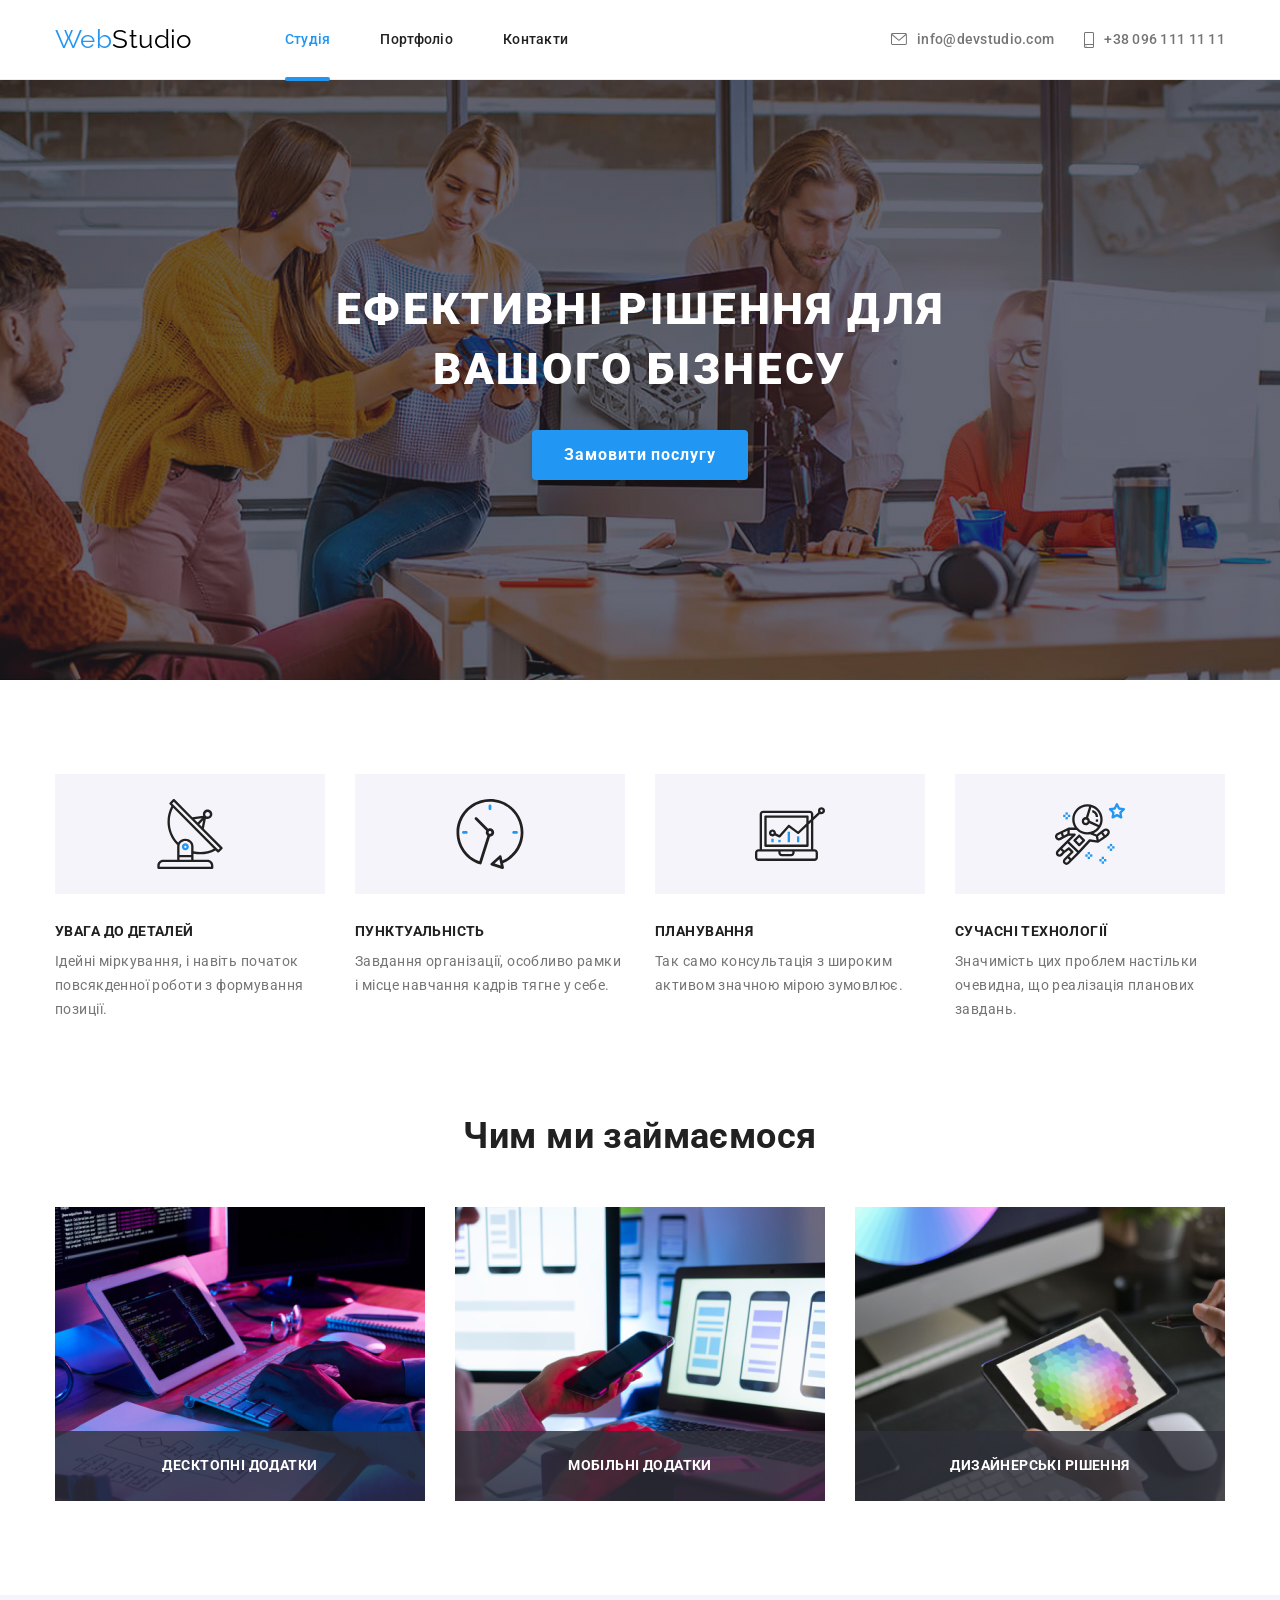
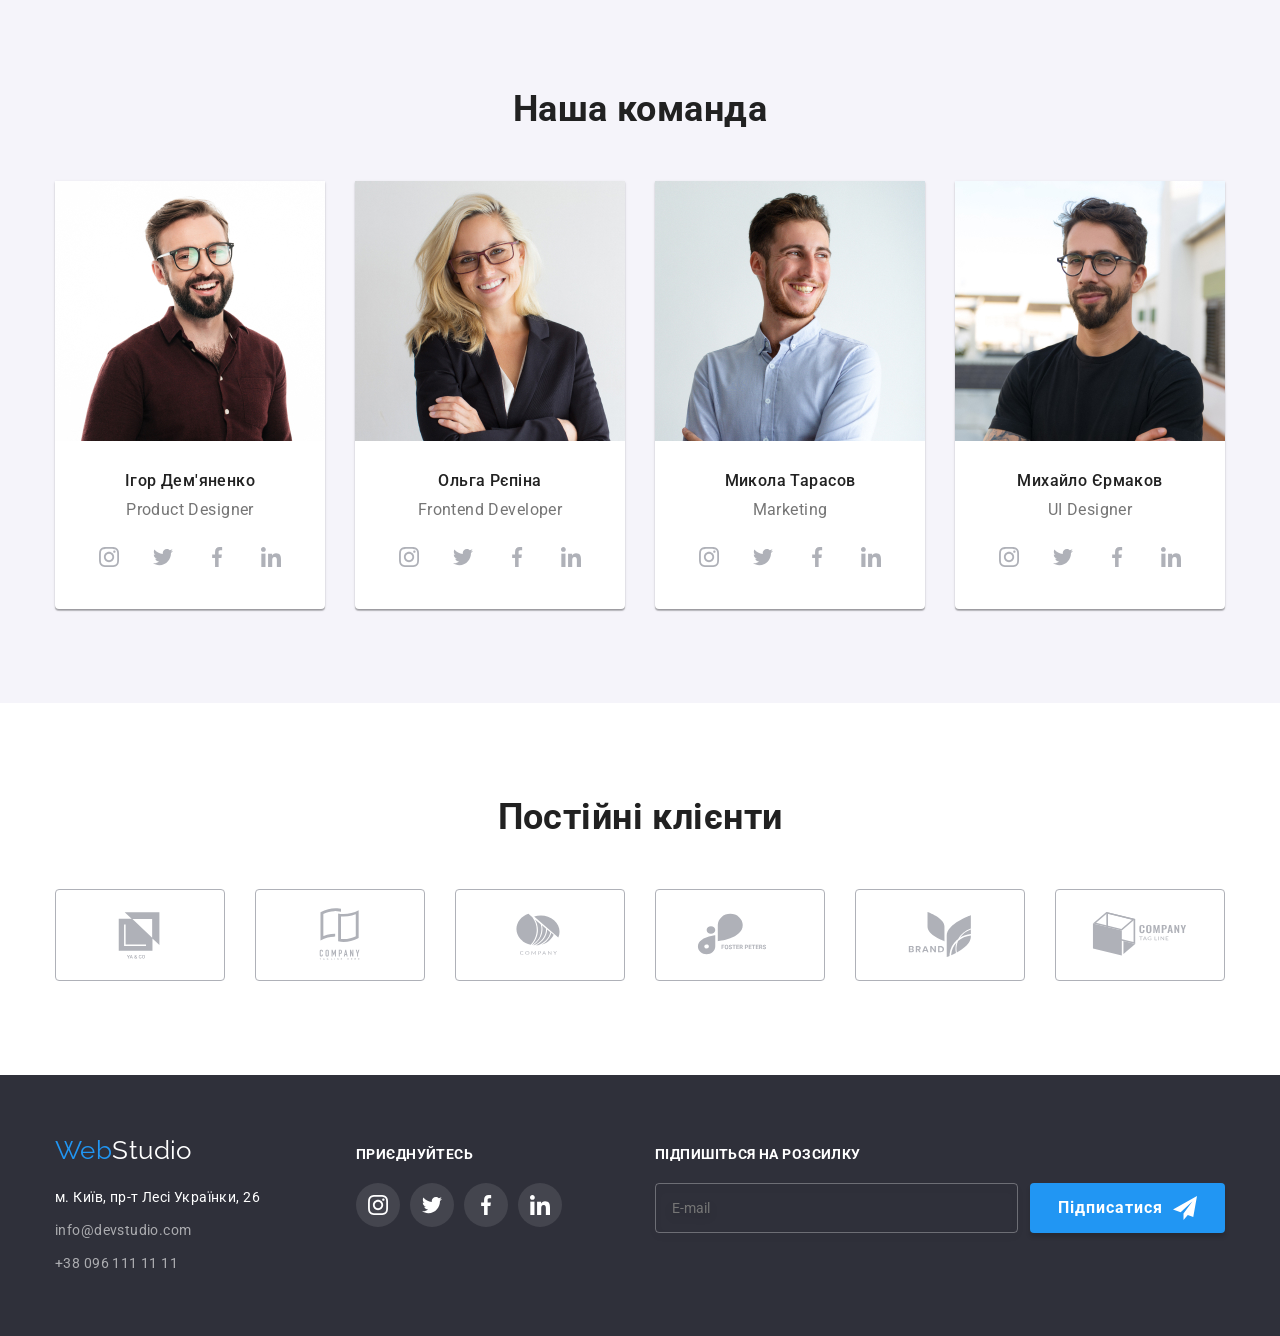
<file: index.html>
<!DOCTYPE html>
<html lang="uk">
<head>
    <meta charset="UTF-8">
    <meta http-equiv="X-UA-Compatible" content="IE=edge">
    <meta name="viewport" content="width=device-width, initial-scale=1.0">
    <title>WebStudio</title>
    <link rel="icon" href="./images/page.png">
    <link rel="stylesheet" href="https://cdnjs.cloudflare.com/ajax/libs/modern-normalize/1.1.0/modern-normalize.min.css">
    <link href="https://fonts.googleapis.com/css2?family=Raleway:wght@700&family=Roboto:wght@400;500;700;900&display=swap" rel="stylesheet">
    <link href="./css/main.min.css" rel="stylesheet">
</head>
<body>
    <header class="header">
        <div class="header__container container">
            <nav class="nav">
                <a href="#" class="logo">Web<span class="logo__dark">Studio</span></a>
                <ul class="nav__list">
                    <li><a class="nav__link nav__link--current" href="./index.html">Студія</a></li>
                    <li><a class="nav__link" href="./portfolio.html">Портфоліо</a></li>
                    <li><a class="nav__link" href="#contacts">Контакти</a></li>
                </ul>
            </nav>
            <ul class="contacts">
                <li><a class="contacts__link" href="mailto:info@devstudio.com"><svg width="16px" height="12px"><use href="./images/icons.svg#mail"></use></svg>info@devstudio.com</a></li>
                <li><a class="contacts__link" href="tel:+380961111111"><svg width="10px" height="16px"><use href="./images/icons.svg#phone"></use></svg>+38 096 111 11 11</a></li>
            </ul>
            <button type="button" class="menu-button" aria-expanded="false" data-menu-button>
                <svg width="40" height="40" aria-label="mobile-menu-switch">
                    <use class="icon__close" href="./images/icons.svg#close-menu"></use>
                    <use class="icon__menu" href="./images/icons.svg#menu"></use>
                </svg>
            </button>
            <div class="mobile__menu">
                <button type="button" class="list-button" aria-expanded="false" data-close-button>
                    <svg
                        class="list__button-icon"
                        width="40" 
                        height="40"
                        aria-label="mobile-menu-switch"
                    >
                        <use class="icon__crose" href="./images/icons.svg#close-menu"></use>
                    </svg>
                </button>
                <ul class="mobile__list">
                    <li class="mobile__item">
                        <a class="mobile__link mobile__link--current" href="index.html ">Студія</a>
                    </li>
                    <li class="mobile__item">
                        <a class="mobile__link" href="portfolio.html">Портфоліо</a>
                    </li>
                    <li class="mobile__item">
                        <a class="mobile__link" href="#contacts">Контакти</a>
                    </li>
                </ul>
                <div class="mobile__contacts">
                    <ul class="mobile__phone-email">
                        <li class="mobile__phone">
                            <a class="mobile__phone-link" href="tel:+380961111111">+38 096 111 11 11</a>
                        </li>
                        <li class="mobile__email">
                            <a class="mobile__email-link" href="mailto:info@devstudio.com">info@devstudio.com</a>
                        </li>
                    </ul>
                    <ul class="mobile__social">
                        <li class="mobile__social-item">
                            <a class="mobile__social-link" href="#">Instagram</a>
                        </li>
                        <li class="mobile__social-item">
                            <a class="mobile__social-link" href="#">Twitter</a>
                        </li>
                        <li class="mobile__social-item">
                            <a class="mobile__social-link" href="#">Facebook</a>
                        </li>
                        <li class="mobile__social-item">
                            <a class="mobile__social-link" href="#">LinkedIn</a>
                        </li>
                    </ul>
                </div>
            </div>
        </div>
    </header>
    <main>
        <section class="hero">
            <h1 class="hero__title">ЕФЕКТИВНІ РІШЕННЯ ДЛЯ ВАШОГО БІЗНЕСУ</h1>
            <button type="button" class="hero__button" data-modal-open>Замовити послугу</button>
        </section>

        <section class="advantages section">
            <div class="container">
                <h2 class="advantages__title">Наші переваги</h2>
                <ul class="advantages__list">
                    <li class="advantages__item">
                        <div class="thumb-container">
                            <svg width="70px" height="70px"><use href="./images/icons.svg#antenna"></use></svg>
                        </div>
                        <h3 class="advantages__subtitle">УВАГА ДО ДЕТАЛЕЙ</h3>
                        <p class="advantages__desc">Ідейні міркування, і навіть початок повсякденної роботи з формування позиції.</p>
                    </li>
                    <li class="advantages__item">
                        <div class="thumb-container">
                            <svg width="70px" height="70px"><use href="./images/icons.svg#clock"></use></svg>
                        </div>
                        <h3 class="advantages__subtitle">ПУНКТУАЛЬНІСТЬ</h3>
                        <p class="advantages__desc">Завдання організації, особливо рамки і місце навчання кадрів тягне у себе.</p>
                    </li>
                    <li class="advantages__item">
                        <div class="thumb-container">
                            <svg width="70px" height="70px"><use href="./images/icons.svg#diagram"></use></svg>
                        </div>
                        <h3 class="advantages__subtitle">ПЛАНУВАННЯ</h3>
                        <p class="advantages__desc">Так само консультація з широким активом значною мірою зумовлює.</p>
                    </li>
                    <li class="advantages__item">
                        <div class="thumb-container">
                            <svg width="70px" height="70px"><use href="./images/icons.svg#astronaut"></use></svg>
                        </div>
                        <h3 class="advantages__subtitle">СУЧАСНІ ТЕХНОЛОГІЇ</h3>
                        <p class="advantages__desc">Значимість цих проблем настільки очевидна, що реалізація планових завдань.</p>
                    </li>
                </ul>
            </div>
        </section>

        <section class="activity section">
            <div class="container">
                <h2 class="sec-title">Чим ми займаємося</h2>
                <ul class="activity__list">
                    <li class="activity__item">
                        <img 
                            alt="Чим ми займаємося"
                            srcset="
                                    ./images/do-img1.jpg 370w, 
                                    ./images/do-img1-2x.jpg 740w, 
                                "
                            sizes="(min-width: 1200px) 370px, (min-resolution: 2dppx) 740px, 100vw"
                            src="./images/do-img1.jpg"
                        >
                        <p class="activity__desc">ДЕСКТОПНІ ДОДАТКИ</p>
                    </li>
                    <li class="activity__item">
                        <img 
                        alt="Чим ми займаємося"
                            srcset="
                                    ./images/do-img2.jpg 370w, 
                                    ./images/do-img2-2x.jpg 740w, 
                                "
                            sizes="(min-width: 1200px) 370px, (min-resolution: 2dppx) 740px, 100vw"
                            src="./images/do-img2.jpg"
                        >
                        <p class="activity__desc">МОБІЛЬНІ ДОДАТКИ</p>
                    </li>
                    <li class="activity__item">
                        <img 
                            alt="Чим ми займаємося"
                            srcset="
                                    ./images/do-img3.jpg 370w, 
                                    ./images/do-img3-2x.jpg 740w, 
                                "
                            sizes="(min-width: 1200px) 370px, (min-resolution: 2dppx) 740px, 100vw"
                            src="./images/do-img3.jpg"
                        >
                        <p class="activity__desc">ДИЗАЙНЕРСЬКІ РІШЕННЯ</p>
                    </li>
                </ul>
            </div>
        </section>

        <section class="team section">
            <div class="container">
                <h2 class="sec-title">Наша команда</h2>
                <ul class="team__list">
                    <li class="team__item">
                        <img 
                            srcset="
                                ./images/team/img_desktop-@1x.jpg 270w, 
                                ./images/team/img_tablet-@1x.jpg 354w, 
                                ./images/team/img_mobile-@1x.jpg 450w, 
                                ./images/team/img_desktop-@2x.jpg 540w, 
                                ./images/team/img_tablet-@2x.jpg 708w, 
                                ./images/team/img_mobile-@2x.jpg 900w
                            "
                            sizes="(min-width: 1200px) 270px, (min-width: 768px) 354px, (min-width: 480px) 450px, 100vw"
                            src="./images/team/img_tablet-@1x.jpg"
                            alt="Ігор Дем'яненко"
                        >
                        <div class="team__card">
                            <h3 class="team__subtitle">Ігор Дем'яненко</h3>
                            <p class="team__desc">Product Designer</p>
                                <ul class="team__social-list">
                                    <li class="team__social-item"><a class="team__social-link" href="https://www.instagram.com/" target="_blank"><svg width="20px" height="20px"><use href="./images/icons.svg#instagram"></use></svg></a></li>
                                    <li class="team__social-item"><a class="team__social-link" href="https://twitter.com/" target="_blank"><svg width="20px" height="20px"><use href="./images/icons.svg#twitter"></use></svg></a></li>
                                    <li class="team__social-item"><a class="team__social-link" href="https://www.facebook.com/" target="_blank"><svg width="20px" height="20px"><use href="./images/icons.svg#facebook"></use></svg></a></li>
                                    <li class="team__social-item"><a class="team__social-link" href="https://www.linkedin.com/" target="_blank"><svg width="20px" height="20px"><use href="./images/icons.svg#linkedin"></use></svg></a></li>
                                </ul>
                        </div>
                    </li>
                    <li class="team__item">
                        <img 
                            srcset="
                                ./images/team/img_desktop-@1x-1.jpg 270w, 
                                ./images/team/img_tablet-@1x-1.jpg 354w, 
                                ./images/team/img_mobile-@1x-1.jpg 450w, 
                                ./images/team/img_desktop-@2x-1.jpg 540w, 
                                ./images/team/img_tablet-@2x-1.jpg 708w, 
                                ./images/team/img_mobile-@2x-1.jpg 900w
                            "
                            sizes="(min-width: 1200px) 270px, (min-width: 768px) 354px, (min-width: 480px) 450px, 100vw"
                            src="./images/team/img_tablet-@1x-1.jpg"
                            alt="Ольга Рєпіна"
                        >
                        <div class="team__card">
                            <h3 class="team__subtitle">Ольга Рєпіна</h3>
                            <p class="team__desc">Frontend Developer</p>
                            <ul class="team__social-list">
                                <li class="team__social-item"><a class="team__social-link" href="https://www.instagram.com/" target="_blank"><svg width="20px" height="20px"><use href="./images/icons.svg#instagram"></use></svg></a></li>
                                <li class="team__social-item"><a class="team__social-link" href="https://twitter.com/" target="_blank"><svg width="20px" height="20px"><use href="./images/icons.svg#twitter"></use></svg></a></li>
                                <li class="team__social-item"><a class="team__social-link" href="https://www.facebook.com/" target="_blank"><svg width="20px" height="20px"><use href="./images/icons.svg#facebook"></use></svg></a></li>
                                <li class="team__social-item"><a class="team__social-link" href="https://www.linkedin.com/" target="_blank"><svg width="20px" height="20px"><use href="./images/icons.svg#linkedin"></use></svg></a></li>
                            </ul>
                        </div>
                    </li>
                    <li class="team__item">
                        <img 
                            srcset="
                                ./images/team/img_desktop-@1x-2.jpg 270w, 
                                ./images/team/img_tablet-@1x-2.jpg 354w, 
                                ./images/team/img_mobile-@1x-2.jpg 450w, 
                                ./images/team/img_desktop-@2x-2.jpg 540w, 
                                ./images/team/img_tablet-@2x-2.jpg 708w, 
                                ./images/team/img_mobile-@2x-2.jpg 900w
                            "
                            sizes="(min-width: 1200px) 270px, (min-width: 768px) 354px, (min-width: 480px) 450px, 100vw"
                            src="./images/team/img_tablet-@1x-2.jpg"
                            alt="Микола Тарасов"
                        >
                        <div class="team__card">
                            <h3 class="team__subtitle">Микола Тарасов</h3>
                            <p class="team__desc">Marketing</p>
                            <ul class="team__social-list">
                                <li class="team__social-item"><a class="team__social-link" href="https://www.instagram.com/" target="_blank"><svg width="20px" height="20px"><use href="./images/icons.svg#instagram"></use></svg></a></li>
                                <li class="team__social-item"><a class="team__social-link" href="https://twitter.com/" target="_blank"><svg width="20px" height="20px"><use href="./images/icons.svg#twitter"></use></svg></a></li>
                                <li class="team__social-item"><a class="team__social-link" href="https://www.facebook.com/" target="_blank"><svg width="20px" height="20px"><use href="./images/icons.svg#facebook"></use></svg></a></li>
                                <li class="team__social-item"><a class="team__social-link" href="https://www.linkedin.com/" target="_blank"><svg width="20px" height="20px"><use href="./images/icons.svg#linkedin"></use></svg></a></li>
                            </ul>
                        </div>
                    </li>
                    <li class="team__item">
                        <img 
                            srcset="
                                ./images/team/img_desktop-@1x-3.jpg 270w, 
                                ./images/team/img_tablet-@1x-3.jpg 354w, 
                                ./images/team/img_mobile-@1x-3.jpg 450w, 
                                ./images/team/img_desktop-@2x-3.jpg 540w, 
                                ./images/team/img_tablet-@2x-3.jpg 708w, 
                                ./images/team/img_mobile-@2x-3.jpg 900w
                            "
                            sizes="(min-width: 1200px) 270px, (min-width: 768px) 354px, (min-width: 480px) 450px, 100vw"
                            src="./images/team/img_tablet-@1x-3.jpg"
                            alt="Михайло Єрмаков"
                        >
                        <div class="team__card">
                            <h3 class="team__subtitle">Михайло Єрмаков</h3>
                            <p class="team__desc">UI Designer</p>
                            <ul class="team__social-list">
                                <li class="team__social-item"><a class="team__social-link" href="https://www.instagram.com/" target="_blank"><svg width="20px" height="20px"><use href="./images/icons.svg#instagram"></use></svg></a></li>
                                <li class="team__social-item"><a class="team__social-link" href="https://twitter.com/" target="_blank"><svg width="20px" height="20px"><use href="./images/icons.svg#twitter"></use></svg></a></li>
                                <li class="team__social-item"><a class="team__social-link" href="https://www.facebook.com/" target="_blank"><svg width="20px" height="20px"><use href="./images/icons.svg#facebook"></use></svg></a></li>
                                <li class="team__social-item"><a class="team__social-link" href="https://www.linkedin.com/" target="_blank"><svg width="20px" height="20px"><use href="./images/icons.svg#linkedin"></use></svg></a></li>
                            </ul>
                        </div>
                    </li>
                </ul>
            </div>
        </section>

        <section class="regulars section">
            <div class="container">
                <h2 class="sec-title">Постійні клієнти</h2>
                <ul class="regulars__list">
                    <li class="regulars__item"><a class="regulars__link" href="https://yayaco.ca/" target="_blank"><svg width="106px" height="60px"><use href="./images/icons.svg#client1"></use></svg></a></li>
                    <li class="regulars__item"><a class="regulars__link" href="https://www.shopify.com/" target="_blank"><svg width="106px" height="60px"><use href="./images/icons.svg#client2"></use></svg></a></li>
                    <li class="regulars__item"><a class="regulars__link" href="https://www.activecampaign.com/" target="_blank"><svg width="106px" height="60px"><use href="./images/icons.svg#client3"></use></svg></a></li>
                    <li class="regulars__item"><a class="regulars__link" href="https://www.petersandfoster.com/" target="_blank"><svg width="106px" height="60px"><use href="./images/icons.svg#client4"></use></svg></a></li>
                    <li class="regulars__item"><a class="regulars__link" href="http://www.thebrandcompany.co/" target="_blank"><svg width="106px" height="60px"><use href="./images/icons.svg#client5"></use></svg></a></li>
                    <li class="regulars__item"><a class="regulars__link" href="https://blog.hubspot.com/" target="_blank"><svg width="106px" height="60px"><use href="./images/icons.svg#client6"></use></svg></a></li>
                </ul>
            </div>
        </section>
    </main>
    <footer class="footer">
        <div class="footer__container container">
            <div class="footer__wrapper">
                <div class="footer__address-container">
                    <a href="#" class="footer__logo logo">Web<span class="logo__white">Studio</span></a>
                    <address class="address" id="contacts">
                        <ul class="address__list">
                            <li class="address__item"><a class="address__link address__link--location" href="https://goo.gl/maps/fZo2k1cUa9zQ5Dhi6" target="_blank">м. Київ, пр-т Лесі Українки, 26</a></li>
                            <li class="address__item"><a class="address__link" href="mailto:info@devstudio.com">info@devstudio.com</a></li>
                            <li class="address__item address__item--marg"><a class="address__link" href="tel:+380961111111">+38 096 111 11 11</a></li>
                        </ul>
                    </address>
                </div>
                <div class="social">
                    <p class="social__title">ПРИЄДНУЙТЕСЬ</p>
                    <ul class="social__list">
                        <li class="social__item"><a class="social__link" href="https://www.instagram.com/" target="_blank"><svg width="20px" height="20px"><use href="./images/icons.svg#instagram"></use></svg></a></li>
                        <li class="social__item"><a class="social__link" href="https://twitter.com/" target="_blank"><svg width="20px" height="20px"><use href="./images/icons.svg#twitter"></use></svg></a></li>
                        <li class="social__item"><a class="social__link" href="https://www.facebook.com/" target="_blank"><svg width="20px" height="20px"><use href="./images/icons.svg#facebook"></use></svg></a></li>
                        <li class="social__item"><a class="social__link" href="https://www.linkedin.com/" target="_blank"><svg width="20px" height="20px"><use href="./images/icons.svg#linkedin"></use></svg></a></li>
                    </ul>
                </div>
            </div>
            <label class="newsletter">
                <span class="newsletter__title">ПІДПИШІТЬСЯ НА РОЗСИЛКУ</span>
                <div class="newsletter__container">
                    <input class="newsletter__input" id="user-email" type="email" name="user-email" placeholder="E-mail" />
                    <button class="newsletter__btn" type="submit">Підписатися<svg width="24" height="24"><use href="./images/icons.svg#send"></use></svg></button>
                </div>
            </label>
        </div>
    </footer>
    <div class="backdrop is-hidden" data-modal>
        <div class="modal">
            <button class="modal__close" data-modal-close><svg width="18px" height="18px"><use href="./images/icons.svg#close-btn"></use></svg></button>
            <form class="booking-form" name="booking-form" autocomplete="on" novalidate>
                <h2 class="booking-form__title">Залиште свої дані, ми вам передзвонимо</h2>

                <label for="user-name" class="booking-form__label">
                    <span class="booking-form__name">Ім'я</span>
                    <input class="booking-form__input" id="user-name" type="text" name="user-name" placeholder=" " />
                    <svg class="booking-form__icon" width="18px" height="18px"><use href="./images/icons.svg#person"></use></svg>
                </label>

                <label for="user-tel" class="booking-form__label">
                    <span class="booking-form__name">Телефон</span>
                    <input class="booking-form__input" id="user-tel" type="tel" name="user-tel" placeholder=" " />
                    <svg class="booking-form__icon" width="18px" height="18px"><use href="./images/icons.svg#tel"></use></svg>
                </label>

                <label for="user-mail" class="booking-form__label">
                    <span class="booking-form__name">Пошта</span>
                    <input class="booking-form__input" id="user-email" type="email" name="user-email" placeholder=" " />
                    <svg class="booking-form__icon" width="18px" height="18px"><use href="./images/icons.svg#email"></use></svg>
                </label>

                <label for="user-comment" class="booking-form__label booking-form__label--comment">
                    <span class="booking-form__name">Коментар</span>
                    <textarea class="booking-form__text-area" placeholder="Введіть текст"></textarea>
                </label>

                <div class="booking-form__agreement">
                    <label class="booking-form__agreement-label">
                        <input type="checkbox" class="checkbox visually-hidden" />
                        <svg class="checkbox__icon" width="16" height="15">
                            <use class="checkbox__uncheck" href="./images/icons.svg#uncheck"></use>
                            <use class="checkbox__check" href="./images/icons.svg#check"></use>
                        </svg>
                        <span class="booking-form__agreement-text">Погоджуюся з розсилкою та приймаю 
                            <a class="booking-form__agreement-link" href="https://www.iubenda.com/en/terms-and-conditions-generator" target="_blank">Умови договору</a>
                        </span>
                    </label>
                    <button class="booking-form__btn" type="submit">Відправити</button>
                </div>
            </form>
        </div>
    </div>
    <script defer src="./js/mobile-menu.js"></script>
    <script src="./js/modal.js"></script>
</body>
</html>
</file>
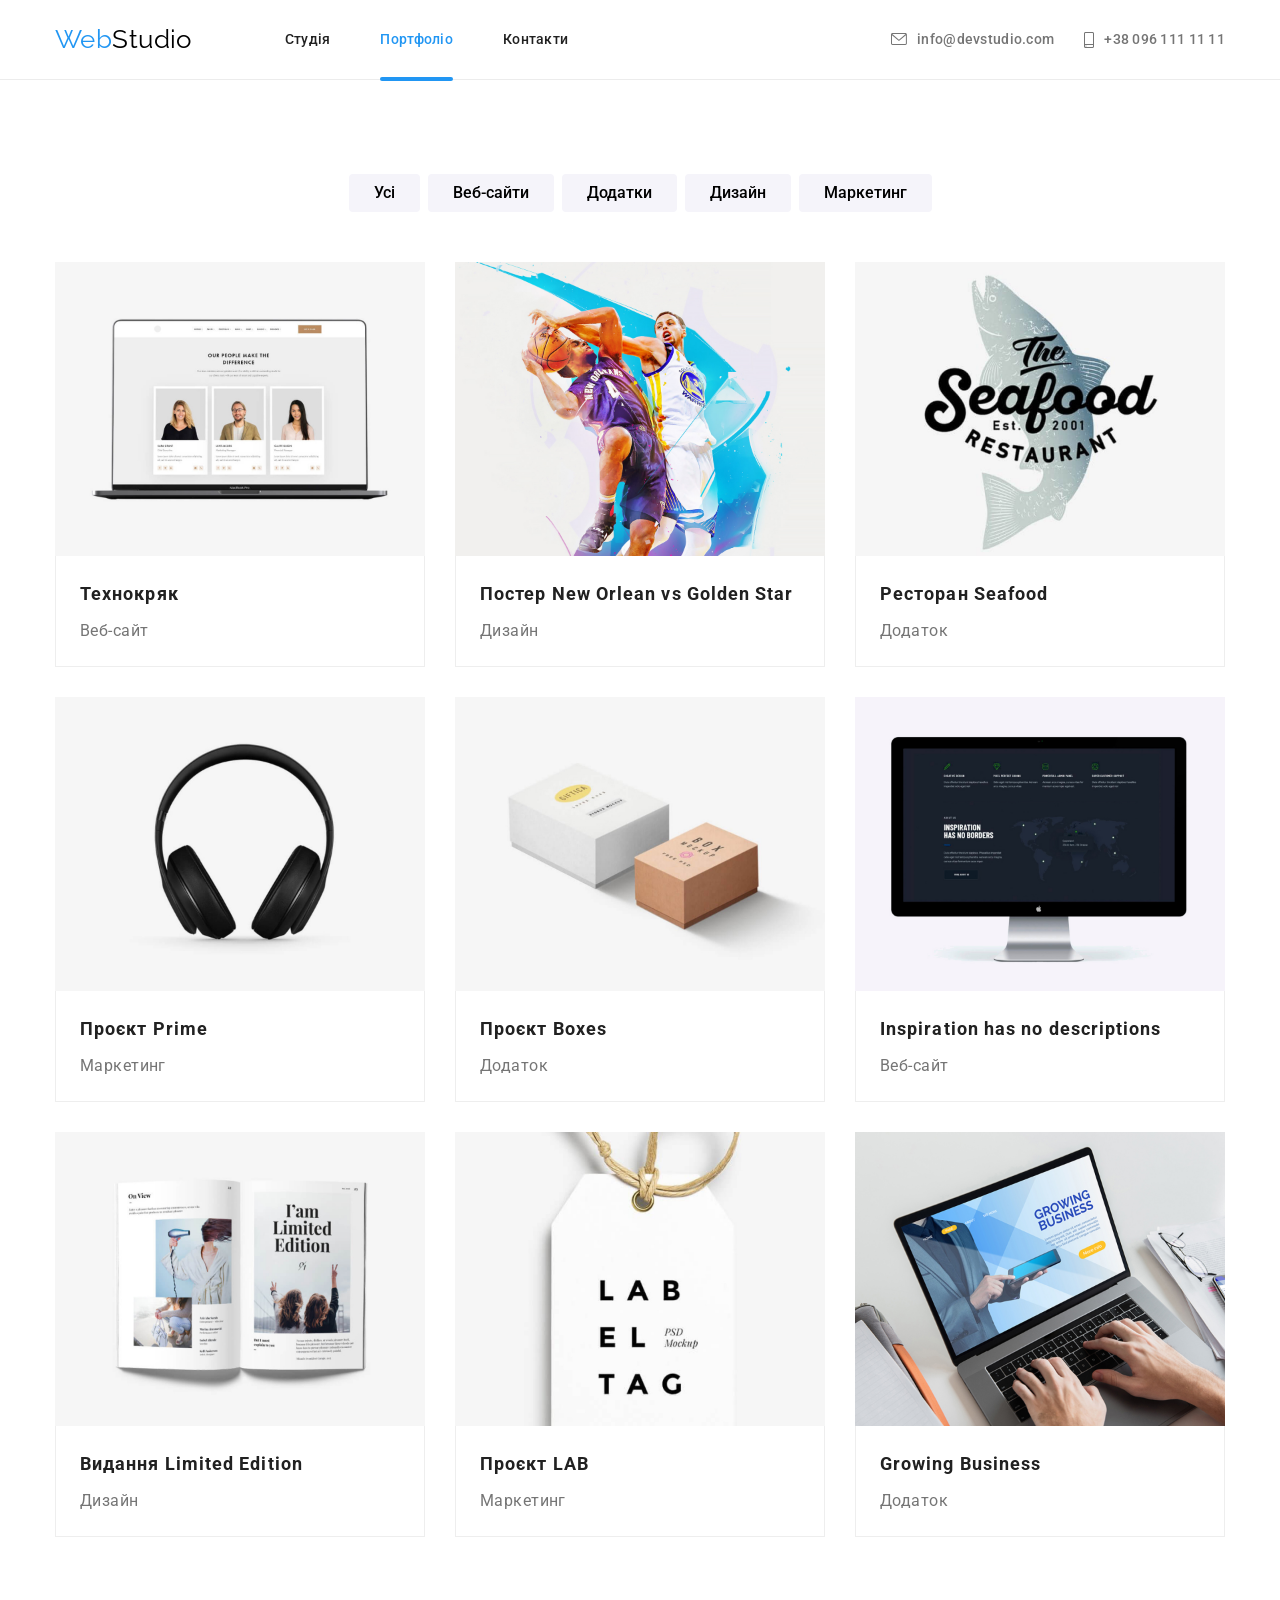
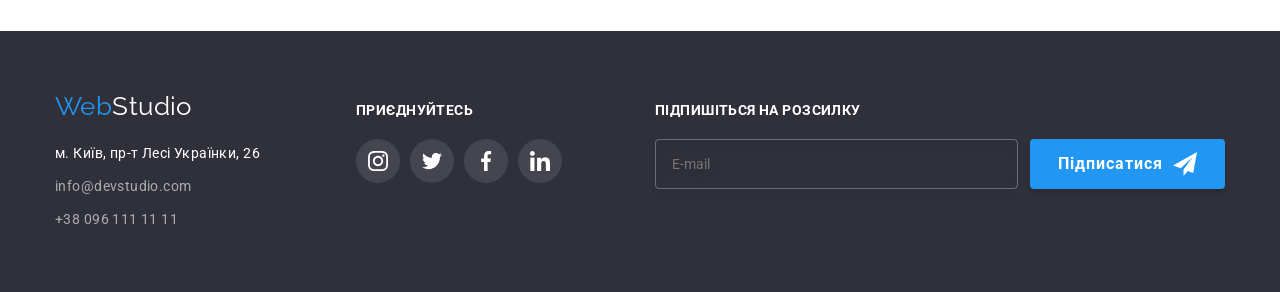
<file: portfolio.html>
<!DOCTYPE html>
<html lang="uk">
<head>
    <meta charset="UTF-8">
    <meta http-equiv="X-UA-Compatible" content="IE=edge">
    <meta name="viewport" content="width=device-width, initial-scale=1.0">
    <title>Portfolio</title>
    <link rel="icon" href="./images/page.png">
    <link rel="stylesheet" href="https://cdnjs.cloudflare.com/ajax/libs/modern-normalize/1.1.0/modern-normalize.min.css">
    <link href="https://fonts.googleapis.com/css2?family=Raleway:wght@700&family=Roboto:wght@400;500;700;900&display=swap" rel="stylesheet">
    <link href="./css/main.min.css" rel="stylesheet">
</head>
<body>
    <header class="header">
        <div class="header__container container">
            <nav class="nav">
                <a href="./index.html" class="logo">Web<span class="logo__dark">Studio</span></a>
                <ul class="nav__list">
                    <li><a class="nav__link" href="./index.html">Студія</a></li>
                    <li><a class="nav__link nav__link--current" href="./portfolio.html">Портфоліо</a></li>
                    <li><a class="nav__link" href="#contacts">Контакти</a></li>
                </ul>
            </nav>
            <ul class="contacts">
                <li><a class="contacts__link" href="mailto:info@devstudio.com"><svg width="16px" height="12px"><use href="./images/icons.svg#mail"></use></svg>info@devstudio.com</a></li>
                <li><a class="contacts__link" href="tel:+380961111111"><svg width="10px" height="16px"><use href="./images/icons.svg#phone"></use></svg>+38 096 111 11 11</a></li>
            </ul>
            <button type="button" class="menu-button" aria-expanded="false" data-menu-button>
                <svg width="40" height="40" aria-label="mobile-menu-switch">
                    <use class="icon__close" href="./images/icons.svg#close-menu"></use>
                    <use class="icon__menu" href="./images/icons.svg#menu"></use>
                </svg>
            </button>
            <div class="mobile__menu">
                <button type="button" class="list-button" aria-expanded="false" data-close-button>
                    <svg
                        class="list__button-icon"
                        width="40" 
                        height="40"
                        aria-label="mobile-menu-switch"
                    >
                        <use class="icon__crose" href="./images/icons.svg#close-menu"></use>
                    </svg>
                </button>
                <ul class="mobile__list">
                    <li class="mobile__item">
                        <a class="mobile__link" href="index.html ">Студія</a>
                    </li>
                    <li class="mobile__item">
                        <a class="mobile__link mobile__link--current" href="portfolio.html">Портфоліо</a>
                    </li>
                    <li class="mobile__item">
                        <a class="mobile__link" href="#contacts">Контакти</a>
                    </li>
                </ul>
                <div class="mobile__contacts">
                    <ul class="mobile__phone-email">
                        <li class="mobile__phone">
                            <a class="mobile__phone-link" href="tel:+380961111111">+38 096 111 11 11</a>
                        </li>
                        <li class="mobile__email">
                            <a class="mobile__email-link" href="mailto:info@devstudio.com">info@devstudio.com</a>
                        </li>
                    </ul>
                    <ul class="mobile__social">
                        <li class="mobile__social-item">
                            <a class="mobile__social-link" href="#">Instagram</a>
                        </li>
                        <li class="mobile__social-item">
                            <a class="mobile__social-link" href="#">Twitter</a>
                        </li>
                        <li class="mobile__social-item">
                            <a class="mobile__social-link" href="#">Facebook</a>
                        </li>
                        <li class="mobile__social-item">
                            <a class="mobile__social-link" href="#">LinkedIn</a>
                        </li>
                    </ul>
                </div>
            </div>
        </div>
    </header>
    <main>
        <section class="portfolio section">
            <h1 class="portfolio__title">Портфоліо</h1>
            <ul class="portfolio__filter-btn-list">
                <div class="portfolio__filter-btn-wrapper">
                    <li><button class="portfolio__filter-btn" type="button">Усі</button></li>
                    <li><button class="portfolio__filter-btn" type="button">Веб-сайти</button></li>
                    <li><button class="portfolio__filter-btn" type="button">Додатки</button></li>
                </div>
                <div class="portfolio__filter-btn-wrapper">
                    <li><button class="portfolio__filter-btn" type="button">Дизайн</button></li>
                    <li><button class="portfolio__filter-btn" type="button">Маркетинг</button></li>
                </div>
            </ul>
            <div class="container">
                <ul class="portfolio__card-list">
                    <li>
                        <a class="portfolio__card-link" href="#">
                            <div class="portfolio__card-pic">
                                <img 
                                    srcset="
                                        ./images/portfolio/img_desktop-@1x.jpg 370w, 
                                        ./images/portfolio/img_tablet-@1x.jpg 354w, 
                                        ./images/portfolio/img_mobile-@1x.jpg 450w
                                    " 
                                    sizes="(min-width: 1200px) 370px, (min-width: 768px) 354px, (min-width: 480px) 450px, 100%" 
                                    src="./images/portfolio/img_desktop-@1x.jpg"
                                    alt="Технокряк"
                                >
                                <p class="portfolio__card-detail">Ресурс пропонує комплексні пропозиції з різним рівнем функціоналу та сервісів. Все це дозволить відвідувачу отримати вичерпні відомості про компанію чи приватну особу.</p>
                            </div>
                            <div class="portfolio__card-desc">
                                <h2 class="portfolio__card-title">Технокряк</h2>
                                <p class="portfolio__card-subtitle">Веб-сайт</p>
                            </div>
                        </a>
                    </li>
                    <li>
                        <a class="portfolio__card-link" href="#">
                            <div class="portfolio__card-pic">
                                <img 
                                    srcset="
                                        ./images/portfolio/img_desktop-@1x-1.jpg 370w, 
                                        ./images/portfolio/img_tablet-@1x-1.jpg 354w, 
                                        ./images/portfolio/img_mobile-@1x-1.jpg 450w
                                    " 
                                    sizes="(min-width: 1200px) 370px, (min-width: 768px) 354px, (min-width: 480px) 450px, 100%" 
                                    src="./images/portfolio/img_desktop-@1x-1.jpg"
                                    alt="New Orlean vs Golden Star"
                                >
                                <p class="portfolio__card-detail">Ресурс пропонує комплексні пропозиції з різним рівнем функціоналу та сервісів. Все це дозволить відвідувачу отримати вичерпні відомості про компанію чи приватну особу.</p>
                            </div>
                            <div class="portfolio__card-desc">
                                <h2 class="portfolio__card-title">Постер New Orlean vs Golden Star</h2>
                                <p class="portfolio__card-subtitle">Дизайн</p>
                            </div>
                        </a>
                    </li>
                    <li>
                        <a class="portfolio__card-link" href="#">
                            <div class="portfolio__card-pic">
                                <img 
                                    srcset="
                                        ./images/portfolio/img_desktop-@1x-2.jpg 370w, 
                                        ./images/portfolio/img_tablet-@1x-2.jpg 354w, 
                                        ./images/portfolio/img_mobile-@1x-2.jpg 450w
                                    " 
                                    sizes="(min-width: 1200px) 370px, (min-width: 768px) 354px, (min-width: 480px) 450px, 100%" 
                                    src="./images/portfolio/img_desktop-@1x-2.jpg" 
                                    alt="Seafood"
                                >
                                <p class="portfolio__card-detail">Ресурс пропонує комплексні пропозиції з різним рівнем функціоналу та сервісів. Все це дозволить відвідувачу отримати вичерпні відомості про компанію чи приватну особу.</p>
                            </div>
                            <div class="portfolio__card-desc">
                                <h2 class="portfolio__card-title">Ресторан Seafood</h2>
                                <p class="portfolio__card-subtitle">Додаток</p>
                            </div>
                        </a>
                    </li>
                    <li>
                        <a class="portfolio__card-link" href="#">
                            <div class="portfolio__card-pic">
                                <img 
                                    srcset="
                                        ./images/portfolio/img_desktop-@1x-3.jpg 370w, 
                                        ./images/portfolio/img_tablet-@1x-3.jpg 354w, 
                                        ./images/portfolio/img_mobile-@1x-3.jpg 450w
                                    " 
                                    sizes="(min-width: 1200px) 370px, (min-width: 768px) 354px, (min-width: 480px) 450px, 100%" 
                                    src="./images/portfolio/img_desktop-@1x-3.jpg" 
                                    alt="Prime"
                                >
                                <p class="portfolio__card-detail">Ресурс пропонує комплексні пропозиції з різним рівнем функціоналу та сервісів. Все це дозволить відвідувачу отримати вичерпні відомості про компанію чи приватну особу.</p>
                            </div>
                            <div class="portfolio__card-desc">
                                <h2 class="portfolio__card-title">Проєкт Prime</h2>
                                <p class="portfolio__card-subtitle">Маркетинг</p>
                            </div>
                        </a>   
                    </li>
                    <li>
                        <a class="portfolio__card-link" href="#">
                            <div class="portfolio__card-pic">
                                <img 
                                    srcset="
                                        ./images/portfolio/img_desktop-@1x-4.jpg 370w, 
                                        ./images/portfolio/img_tablet-@1x-4.jpg 354w, 
                                        ./images/portfolio/img_mobile-@1x-4.jpg 450w
                                    " 
                                    sizes="(min-width: 1200px) 370px, (min-width: 768px) 354px, (min-width: 480px) 450px, 100%" 
                                    src="./images/portfolio/img_desktop-@1x-4.jpg" 
                                    alt="Boxes"
                                >
                                <p class="portfolio__card-detail">Ресурс пропонує комплексні пропозиції з різним рівнем функціоналу та сервісів. Все це дозволить відвідувачу отримати вичерпні відомості про компанію чи приватну особу.</p>
                            </div>
                            <div class="portfolio__card-desc">
                                <h2 class="portfolio__card-title">Проєкт Boxes</h2>
                                <p class="portfolio__card-subtitle">Додаток</p>
                            </div>
                        </a>
                    </li>
                    <li>
                        <a class="portfolio__card-link" href="#">
                            <div class="portfolio__card-pic">
                                <img 
                                    srcset="
                                        ./images/portfolio/img_desktop-@1x-5.jpg 370w, 
                                        ./images/portfolio/img_tablet-@1x-5.jpg 354w, 
                                        ./images/portfolio/img_mobile-@1x-5.jpg 450w
                                    " 
                                    sizes="(min-width: 1200px) 370px, (min-width: 768px) 354px, (min-width: 480px) 450px, 100%" 
                                    src="./images/portfolio/img_desktop-@1x-5.jpg" 
                                    alt="Inspiration has no descriptions"
                                >
                                <p class="portfolio__card-detail">Ресурс пропонує комплексні пропозиції з різним рівнем функціоналу та сервісів. Все це дозволить відвідувачу отримати вичерпні відомості про компанію чи приватну особу.</p>
                            </div>
                            <div class="portfolio__card-desc">
                                <h2 class="portfolio__card-title">Inspiration has no descriptions</h2>
                                <p class="portfolio__card-subtitle">Веб-сайт</p>
                            </div>
                        </a>
                    </li>
                    <li>
                        <a class="portfolio__card-link" href="#">
                            <div class="portfolio__card-pic">
                                <img 
                                    srcset="
                                        ./images/portfolio/img_desktop-@1x-6.jpg 370w, 
                                        ./images/portfolio/img_tablet-@1x-6.jpg 354w, 
                                        ./images/portfolio/img_mobile-@1x-6.jpg 450w
                                    " 
                                    sizes="(min-width: 1200px) 370px, (min-width: 768px) 354px, (min-width: 480px) 450px, 100%" 
                                    src="./images/portfolio/img_desktop-@1x-6.jpg" 
                                    alt="Limited Edition"
                                >
                                <p class="portfolio__card-detail">Ресурс пропонує комплексні пропозиції з різним рівнем функціоналу та сервісів. Все це дозволить відвідувачу отримати вичерпні відомості про компанію чи приватну особу.</p>
                            </div>
                            <div class="portfolio__card-desc">
                                <h2 class="portfolio__card-title">Видання Limited Edition</h2>
                                <p class="portfolio__card-subtitle">Дизайн</p>
                            </div>
                        </a>
                    </li>
                    <li>
                        <a class="portfolio__card-link" href="#">
                            <div class="portfolio__card-pic">
                                <img 
                                    srcset="
                                        ./images/portfolio/img_desktop-@1x-7.jpg 370w, 
                                        ./images/portfolio/img_tablet-@1x-7.jpg 354w, 
                                        ./images/portfolio/img_mobile-@1x-7.jpg 450w
                                    " 
                                    sizes="(min-width: 1200px) 370px, (min-width: 768px) 354px, (min-width: 480px) 450px, 100%" 
                                    src="./images/portfolio/img_desktop-@1x-7.jpg" 
                                    alt="LAB"
                                >
                                <p class="portfolio__card-detail">Ресурс пропонує комплексні пропозиції з різним рівнем функціоналу та сервісів. Все це дозволить відвідувачу отримати вичерпні відомості про компанію чи приватну особу.</p>
                            </div>
                            <div class="portfolio__card-desc">
                                <h2 class="portfolio__card-title">Проєкт LAB</h2>
                                <p class="portfolio__card-subtitle">Маркетинг</p>
                            </div>
                        </a>
                    </li>
                    <li>
                        <a class="portfolio__card-link" href="#">
                            <div class="portfolio__card-pic">
                                <img 
                                    srcset="
                                        ./images/portfolio/img_desktop-@1x-8.jpg 370w, 
                                        ./images/portfolio/img_tablet-@1x-8.jpg 354w, 
                                        ./images/portfolio/img_mobile-@1x-8.jpg 450w
                                    " 
                                    sizes="(min-width: 1200px) 370px, (min-width: 768px) 354px, (min-width: 480px) 450px, 100%" 
                                    src="./images/portfolio/img_desktop-@1x-8.jpg" 
                                    alt="Growing Business"
                                >
                                <p class="portfolio__card-detail">Ресурс пропонує комплексні пропозиції з різним рівнем функціоналу та сервісів. Все це дозволить відвідувачу отримати вичерпні відомості про компанію чи приватну особу.</p>
                            </div>
                            <div class="portfolio__card-desc">
                                <h2 class="portfolio__card-title">Growing Business</h2>
                                <p class="portfolio__card-subtitle">Додаток</p>
                            </div>
                        </a>
                    </li>
                </ul>
            </div>
        </section>
    </main>
    <footer class="footer">
        <div class="footer__container container">
            <div class="footer__wrapper">
                <div class="footer__address-container">
                    <a href="#" class="footer__logo logo">Web<span class="logo__white">Studio</span></a>
                    <address class="address" id="contacts">
                        <ul class="address__list">
                            <li class="address__item"><a class="address__link address__link--location" href="https://goo.gl/maps/fZo2k1cUa9zQ5Dhi6" target="_blank">м. Київ, пр-т Лесі Українки, 26</a></li>
                            <li class="address__item"><a class="address__link" href="mailto:info@devstudio.com">info@devstudio.com</a></li>
                            <li class="address__item address__item--marg"><a class="address__link" href="tel:+380961111111">+38 096 111 11 11</a></li>
                        </ul>
                    </address>
                </div>
                <div class="social">
                    <p class="social__title">ПРИЄДНУЙТЕСЬ</p>
                    <ul class="social__list">
                        <li class="social__item"><a class="social__link" href="https://www.instagram.com/" target="_blank"><svg width="20px" height="20px"><use href="./images/icons.svg#instagram"></use></svg></a></li>
                        <li class="social__item"><a class="social__link" href="https://twitter.com/" target="_blank"><svg width="20px" height="20px"><use href="./images/icons.svg#twitter"></use></svg></a></li>
                        <li class="social__item"><a class="social__link" href="https://www.facebook.com/" target="_blank"><svg width="20px" height="20px"><use href="./images/icons.svg#facebook"></use></svg></a></li>
                        <li class="social__item"><a class="social__link" href="https://www.linkedin.com/" target="_blank"><svg width="20px" height="20px"><use href="./images/icons.svg#linkedin"></use></svg></a></li>
                    </ul>
                </div>
            </div>
            <label class="newsletter">
                <span class="newsletter__title">ПІДПИШІТЬСЯ НА РОЗСИЛКУ</span>
                <div class="newsletter__container">
                    <input class="newsletter__input" id="user-email" type="email" name="user-email" placeholder="E-mail" />
                    <button class="newsletter__btn" type="submit">Підписатися<svg width="24" height="24"><use href="./images/icons.svg#send"></use></svg></button>
                </div>
            </label>
        </div>
    </footer>
    <script defer src="./js/mobile-menu.js"></script>
</body>
</html>
</file>
<file: css/main.min.css>
:root{--main-text-color: #212121;--additional-text-color: #757575;--additional-bg-text-color: #2196F3;--black-color: #000000;--white-color: #FFFFFF;--additional-bg-color: #2F303A;--team-section-bg-color: #F5F4FA;--team-card-icon-color: #AFB1B8;--svg-bg-color: rgba(255, 255, 255, 0.1);--adress-list-color: rgba(255, 255, 255, 0.6);--what-we-are-doing-bg-color: rgba(47, 48, 58, 0.8);--portfolio-hover-bg-color: rgba(33, 150, 243, 0.9);--backdrop-bg-color: rgba(0, 0, 0, 0.2);--input-placeholder-color: rgba(117, 117, 117, 0.5)}.visually-hidden{position:absolute;white-space:nowrap;width:1px;height:1px;overflow:hidden;border:0;padding:0;clip:rect(0 0 0 0);-webkit-clip-path:inset(50%);clip-path:inset(50%);margin:-1px}.is-hidden{opacity:0;visibility:hidden;pointer-events:none}@-webkit-keyframes cursorMoveOut{from{-webkit-transform:translateY(100%);transform:translateY(100%);opacity:0}to{-webkit-transform:translateY(0);transform:translateY(0);opacity:1}}@keyframes cursorMoveOut{from{-webkit-transform:translateY(100%);transform:translateY(100%);opacity:0}to{-webkit-transform:translateY(0);transform:translateY(0);opacity:1}}@-webkit-keyframes cursorMoveIn{from{-webkit-transform:translateY(0);transform:translateY(0);opacity:1}to{-webkit-transform:translateY(100%);transform:translateY(100%);opacity:0}}@keyframes cursorMoveIn{from{-webkit-transform:translateY(0);transform:translateY(0);opacity:1}to{-webkit-transform:translateY(100%);transform:translateY(100%);opacity:0}}html{scroll-behavior:smooth}body{font-family:"Roboto";font-size:14px;letter-spacing:.03em;background:var(--white-color);color:var(--main-text-color)}.section{padding:60px 0 60px 0}@media screen and (min-width: 1200px){.section{padding:94px 0 94px 0}}.sec-title{margin-bottom:30px;text-align:center;font-weight:700;font-size:28px;line-height:1.16}@media screen and (min-width: 1200px){.sec-title{font-size:36px;margin-bottom:50px}}h1,h2,h3,ul,p{margin:0;padding:0}img{display:block;max-width:100%;height:auto}.container{width:100%;padding:0 15px 0 15px;margin-left:auto;margin-right:auto}@media screen and (min-width: 480px){.container{max-width:480px}}@media screen and (min-width: 768px){.container{max-width:768px}}@media screen and (min-width: 1200px){.container{max-width:1200px}}.backdrop{position:fixed;top:0;left:0;width:100%;height:100%;background:var(--backdrop-bg-color);-webkit-transition:opacity,visibility;transition:opacity,visibility;-webkit-transition-duration:250ms;transition-duration:250ms;-webkit-transition-timing-function:cubic-bezier(0.4, 0, 0.2, 1);transition-timing-function:cubic-bezier(0.4, 0, 0.2, 1)}.logo{font-family:"Raleway";font-size:24px;line-height:1.16;color:var(--additional-bg-text-color);text-decoration:none}@media screen and (min-width: 1200px){.logo{font-size:26px;line-height:1.19}}.logo__dark{color:var(--black-color)}@media screen and (min-width: 1200px){.logo__dark{font-size:26px;line-height:1.19}}.logo__white{color:var(--white-color)}.checkbox__uncheck{-webkit-transition-property:opacity;transition-property:opacity;-webkit-transition-duration:250ms;transition-duration:250ms;-webkit-transition-timing-function:cubic-bezier(0.4, 0, 0.2, 1);transition-timing-function:cubic-bezier(0.4, 0, 0.2, 1)}.checkbox__check{opacity:0;-webkit-transition-property:opacity;transition-property:opacity;-webkit-transition-duration:250ms;transition-duration:250ms;-webkit-transition-timing-function:cubic-bezier(0.4, 0, 0.2, 1);transition-timing-function:cubic-bezier(0.4, 0, 0.2, 1)}.checkbox:checked+.checkbox__icon .checkbox__uncheck{opacity:0}.checkbox:checked+.checkbox__icon .checkbox__check{opacity:1}.header{border-bottom:1px solid #ececec;height:60px;display:-webkit-box;display:-ms-flexbox;display:flex;-webkit-box-align:center;-ms-flex-align:center;align-items:center}@media screen and (min-width: 768px){.header{height:80px}}.header__container{display:-webkit-box;display:-ms-flexbox;display:flex;-webkit-box-align:center;-ms-flex-align:center;align-items:center;-webkit-box-pack:center;-ms-flex-pack:center;justify-content:center}.nav{display:-webkit-box;display:-ms-flexbox;display:flex;-webkit-box-align:center;-ms-flex-align:center;align-items:center}@media screen and (min-width: 768px){.nav{-webkit-column-gap:88px;-moz-column-gap:88px;column-gap:88px}}@media screen and (min-width: 1200px){.nav{-webkit-column-gap:93px;-moz-column-gap:93px;column-gap:93px}}.nav__list{-webkit-column-gap:50px;-moz-column-gap:50px;column-gap:50px;list-style:none;display:none}@media screen and (min-width: 768px){.nav__list{display:-webkit-box;display:-ms-flexbox;display:flex}}.nav__link{font-weight:500;line-height:1.14;letter-spacing:.02em;color:var(--main-text-color);text-decoration:none;-webkit-transition-property:color;transition-property:color;-webkit-transition-duration:250ms;transition-duration:250ms;-webkit-transition-timing-function:cubic-bezier(0.4, 0, 0.2, 1);transition-timing-function:cubic-bezier(0.4, 0, 0.2, 1)}.nav__link:hover,.nav__link :focus{color:var(--additional-bg-text-color);fill:var(--additional-bg-text-color)}.nav__link--current{position:relative;color:var(--additional-bg-text-color)}.nav__link--current::after{content:"";width:100%;height:4px;top:45.5px;left:0;position:absolute;background:var(--additional-bg-text-color);border-radius:2px}.contacts{margin-left:auto;list-style:none;display:none}@media screen and (min-width: 768px){.contacts{display:-webkit-box;display:-ms-flexbox;display:flex;-webkit-column-gap:0;-moz-column-gap:0;column-gap:0;-webkit-box-orient:vertical;-webkit-box-direction:normal;-ms-flex-direction:column;flex-direction:column;row-gap:10px}}@media screen and (min-width: 1200px){.contacts{-webkit-box-orient:horizontal;-webkit-box-direction:normal;-ms-flex-direction:row;flex-direction:row;-webkit-column-gap:30px;-moz-column-gap:30px;column-gap:30px}}.contacts__link{fill:var(--additional-text-color);display:-webkit-box;display:-ms-flexbox;display:flex;-webkit-box-align:center;-ms-flex-align:center;align-items:center;-webkit-column-gap:10px;-moz-column-gap:10px;column-gap:10px;font-weight:500;line-height:1.14;letter-spacing:.02em;color:var(--additional-text-color);text-decoration:none;-webkit-transition-property:color,fill;transition-property:color,fill;-webkit-transition-duration:250ms;transition-duration:250ms;-webkit-transition-timing-function:cubic-bezier(0.4, 0, 0.2, 1);transition-timing-function:cubic-bezier(0.4, 0, 0.2, 1)}.contacts__link:hover,.contacts__link :focus{color:var(--additional-bg-text-color);fill:var(--additional-bg-text-color)}.hero{background-image:-webkit-gradient(linear, left top, left bottom, from(rgba(47, 48, 58, 0.4)), to(rgba(47, 48, 58, 0.4))),url(../images/hero-mobile-x1.jpg);background-image:linear-gradient(rgba(47, 48, 58, 0.4), rgba(47, 48, 58, 0.4)),url(../images/hero-mobile-x1.jpg);background-size:cover;background-position:center;padding:118px 0 118px 0;display:-webkit-box;display:-ms-flexbox;display:flex;-webkit-box-orient:vertical;-webkit-box-direction:normal;-ms-flex-direction:column;flex-direction:column;-webkit-box-pack:center;-ms-flex-pack:center;justify-content:center;-webkit-box-align:center;-ms-flex-align:center;align-items:center;row-gap:30px;margin-left:auto;margin-right:auto}@media(-webkit-min-device-pixel-ratio: 2), (min-resolution: 2dppx){.hero{background-image:-webkit-gradient(linear, left bottom, left top, from(rgba(47, 48, 58, 0.4)), to(rgba(47, 48, 58, 0.4))),url(../images/hero-mobile-x2.jpg);background-image:linear-gradient(to top, rgba(47, 48, 58, 0.4), rgba(47, 48, 58, 0.4)),url(../images/hero-mobile-x2.jpg)}}@media screen and (min-width: 768px){.hero{background-image:-webkit-gradient(linear, left top, left bottom, from(rgba(47, 48, 58, 0.4)), to(rgba(47, 48, 58, 0.4))),url(../images/hero-tablet-x1.jpg);background-image:linear-gradient(rgba(47, 48, 58, 0.4), rgba(47, 48, 58, 0.4)),url(../images/hero-tablet-x1.jpg);padding:118px 0 118px 0}}@media screen and (min-width: 768px)and (-webkit-min-device-pixel-ratio: 2), screen and (min-width: 768px)and (min-resolution: 2dppx){.hero{background-image:-webkit-gradient(linear, left bottom, left top, from(rgba(47, 48, 58, 0.4)), to(rgba(47, 48, 58, 0.4))),url(../images/hero-tablet-x2.jpg);background-image:linear-gradient(to top, rgba(47, 48, 58, 0.4), rgba(47, 48, 58, 0.4)),url(../images/hero-tablet-x2.jpg)}}@media screen and (min-width: 1200px){.hero{background-image:-webkit-gradient(linear, left top, left bottom, from(rgba(47, 48, 58, 0.4)), to(rgba(47, 48, 58, 0.4))),url(../images/hero-desktop-x1.jpg);background-image:linear-gradient(rgba(47, 48, 58, 0.4), rgba(47, 48, 58, 0.4)),url(../images/hero-desktop-x1.jpg);padding:200px 0 200px 0;max-width:1600px}}@media screen and (min-width: 1200px)and (-webkit-min-device-pixel-ratio: 2), screen and (min-width: 1200px)and (min-resolution: 2dppx){.hero{background-image:-webkit-gradient(linear, left bottom, left top, from(rgba(47, 48, 58, 0.4)), to(rgba(47, 48, 58, 0.4))),url(../images/hero-desktop-x2.jpg);background-image:linear-gradient(to top, rgba(47, 48, 58, 0.4), rgba(47, 48, 58, 0.4)),url(../images/hero-desktop-x2.jpg)}}.hero__title{text-align:center;font-weight:900;font-size:26px;line-height:1.62;letter-spacing:.06em;text-transform:uppercase;color:var(--white-color);max-width:481px}@media screen and (min-width: 1200px){.hero__title{font-size:44px;line-height:1.36;max-width:696px}}.hero__button{cursor:pointer;padding:10px 24px 10px 24px;background:var(--additional-bg-text-color);-webkit-box-shadow:0px 4px 4px rgba(0,0,0,.15);box-shadow:0px 4px 4px rgba(0,0,0,.15);border:none;border-radius:4px;font-weight:700;font-size:16px;line-height:1.88;letter-spacing:.06em;color:var(--white-color)}@media screen and (min-width: 1200px){.hero__button{padding:10px 32px 10px 32px}}.advantages__title{display:none}.advantages__list{display:grid;grid-template-columns:1fr;row-gap:30px;list-style:none}@media screen and (min-width: 768px){.advantages__list{grid-template-columns:1fr 1fr;gap:30px}}@media screen and (min-width: 1200px){.advantages__list{grid-template-columns:1fr 1fr 1fr 1fr;gap:0;-webkit-column-gap:30px;-moz-column-gap:30px;column-gap:30px}}.advantages__item{max-width:100%}.thumb-container{height:120px;display:-webkit-box;display:-ms-flexbox;display:flex;-webkit-box-align:center;-ms-flex-align:center;align-items:center;-webkit-box-pack:center;-ms-flex-pack:center;justify-content:center;margin-bottom:30px;background:var(--team-section-bg-color)}.advantages__subtitle{margin-bottom:10px;font-size:14px;font-weight:700;line-height:1.14;text-transform:uppercase}.advantages__desc{font-weight:400;line-height:1.71;color:var(--additional-text-color)}.activity{padding-top:0;display:none}@media screen and (min-width: 1200px){.activity{display:block}}.activity__list{display:-webkit-box;display:-ms-flexbox;display:flex;-webkit-column-gap:30px;-moz-column-gap:30px;column-gap:30px;list-style:none}.activity__item{position:relative}.activity__desc{width:100%;position:absolute;bottom:0;padding:27px 0 27px 0;font-weight:700;line-height:1.14;text-align:center;text-transform:uppercase;color:var(--white-color);background:var(--what-we-are-doing-bg-color)}.team{background:var(--team-section-bg-color)}.team__list{display:grid;grid-template-columns:1fr;row-gap:30px;-webkit-box-pack:center;-ms-flex-pack:center;justify-content:center;-webkit-box-align:center;-ms-flex-align:center;align-items:center;list-style:none}@media screen and (min-width: 768px){.team__list{grid-template-columns:1fr 1fr;gap:30px}}@media screen and (min-width: 1200px){.team__list{grid-template-columns:1fr 1fr 1fr 1fr;gap:0;-webkit-column-gap:30px;-moz-column-gap:30px;column-gap:30px}}.team__item{width:100%;background:var(--white-color);-webkit-box-shadow:0px 1px 3px rgba(0,0,0,.12),0px 1px 1px rgba(0,0,0,.14),0px 2px 1px rgba(0,0,0,.2);box-shadow:0px 1px 3px rgba(0,0,0,.12),0px 1px 1px rgba(0,0,0,.14),0px 2px 1px rgba(0,0,0,.2);border-radius:0px 0px 4px 4px}.team__card{padding:30px 0 24px 0}@media screen and (min-width: 1200px){.team__card{padding:30px 0 30px 0}}.team__subtitle{margin-bottom:10px;font-weight:500;font-size:16px;line-height:1.19;text-align:center}.team__desc{font-size:16px;line-height:1.19;text-align:center;color:var(--additional-text-color);margin-bottom:16px}.team__social-list{display:-webkit-box;display:-ms-flexbox;display:flex;-webkit-column-gap:10px;-moz-column-gap:10px;column-gap:10px;-webkit-box-pack:center;-ms-flex-pack:center;justify-content:center;list-style:none}.team__social-item{width:44px;height:44px;border-radius:50%;-webkit-box-shadow:none;box-shadow:none;-webkit-transition-property:background-color;transition-property:background-color;-webkit-transition-duration:250ms;transition-duration:250ms;-webkit-transition-timing-function:cubic-bezier(0.4, 0, 0.2, 1);transition-timing-function:cubic-bezier(0.4, 0, 0.2, 1)}.team__social-item:hover,.team__social-item :focus{background-color:var(--additional-bg-text-color);fill:var(--white-color)}.team__social-link{fill:var(--team-card-icon-color);height:100%;width:100%;border-radius:50%;display:-webkit-box;display:-ms-flexbox;display:flex;-webkit-box-pack:center;-ms-flex-pack:center;justify-content:center;-webkit-box-align:center;-ms-flex-align:center;align-items:center;-webkit-transition-property:fill;transition-property:fill;-webkit-transition-duration:250ms;transition-duration:250ms;-webkit-transition-timing-function:cubic-bezier(0.4, 0, 0.2, 1);transition-timing-function:cubic-bezier(0.4, 0, 0.2, 1)}.team__social-link:hover,.team__social-link :focus{background-color:var(--additional-bg-text-color);fill:var(--white-color)}.regulars__list{display:grid;grid-template-columns:1fr 1fr;gap:30px;list-style:none}@media screen and (min-width: 768px){.regulars__list{grid-template-columns:1fr 1fr 1fr}}@media screen and (min-width: 1200px){.regulars__list{grid-template-columns:1fr 1fr 1fr 1fr 1fr 1fr;gap:0;-webkit-column-gap:30px;-moz-column-gap:30px;column-gap:30px}}.regulars__item{width:100%;height:92px;border-radius:4px}.regulars__link{fill:var(--team-card-icon-color);border-radius:4px;height:100%;width:100%;display:-webkit-box;display:-ms-flexbox;display:flex;-webkit-box-pack:center;-ms-flex-pack:center;justify-content:center;-webkit-box-align:center;-ms-flex-align:center;align-items:center;border:1px solid #afb1b8;border-radius:4px;-webkit-transition-property:border-color,fill;transition-property:border-color,fill;-webkit-transition-duration:250ms;transition-duration:250ms;-webkit-transition-timing-function:cubic-bezier(0.4, 0, 0.2, 1);transition-timing-function:cubic-bezier(0.4, 0, 0.2, 1)}.regulars__link:hover,.regulars__link :focus{fill:var(--additional-bg-text-color);border-color:var(--additional-bg-text-color)}.address__list{width:231px;list-style:none;display:-webkit-box;display:-ms-flexbox;display:flex;-webkit-box-orient:vertical;-webkit-box-direction:normal;-ms-flex-direction:column;flex-direction:column;-webkit-box-align:center;-ms-flex-align:center;align-items:center}@media screen and (min-width: 1200px){.address__list{-webkit-box-align:start;-ms-flex-align:start;align-items:flex-start}}.address__item{margin-bottom:9px}.address__item--marg{margin-bottom:0}.address__link{display:inline-block;font-style:normal;line-height:1.71;color:var(--adress-list-color);text-decoration:none;-webkit-transition:color 250ms cubic-bezier(0.4, 0, 0.2, 1);transition:color 250ms cubic-bezier(0.4, 0, 0.2, 1)}.address__link--location{color:var(--white-color)}.address__link:hover,.address__link :focus{color:var(--additional-bg-text-color)}.social{display:-webkit-box;display:-ms-flexbox;display:flex;-webkit-box-orient:vertical;-webkit-box-direction:normal;-ms-flex-direction:column;flex-direction:column;-webkit-box-align:center;-ms-flex-align:center;align-items:center}@media screen and (min-width: 1200px){.social{-webkit-box-align:start;-ms-flex-align:start;align-items:flex-start}}.social__title{margin-bottom:20px;font-weight:700;line-height:1.14;text-transform:uppercase;color:var(--white-color)}.social__list{display:-webkit-box;display:-ms-flexbox;display:flex;-webkit-column-gap:10px;-moz-column-gap:10px;column-gap:10px;-webkit-box-pack:center;-ms-flex-pack:center;justify-content:center;list-style:none}.social__item{width:44px;height:44px;border-radius:50%}.social__link{fill:var(--white-color);background:var(--svg-bg-color);height:100%;width:100%;border-radius:50%;display:-webkit-box;display:-ms-flexbox;display:flex;-webkit-box-pack:center;-ms-flex-pack:center;justify-content:center;-webkit-box-align:center;-ms-flex-align:center;align-items:center;-webkit-transition-property:background;transition-property:background;-webkit-transition-duration:250ms;transition-duration:250ms;-webkit-transition-timing-function:cubic-bezier(0.4, 0, 0.2, 1);transition-timing-function:cubic-bezier(0.4, 0, 0.2, 1)}.social__link:hover,.social__link :focus{background:var(--additional-bg-text-color)}.newsletter{width:100%;display:-webkit-box;display:-ms-flexbox;display:flex;-webkit-box-orient:vertical;-webkit-box-direction:normal;-ms-flex-direction:column;flex-direction:column;-webkit-box-align:center;-ms-flex-align:center;align-items:center}@media screen and (min-width: 1200px){.newsletter{display:inline-block}}.newsletter__title{font-weight:700;line-height:1.14;text-transform:uppercase;color:var(--white-color)}.newsletter__container{display:-webkit-box;display:-ms-flexbox;display:flex;row-gap:20px;-webkit-box-pack:center;-ms-flex-pack:center;justify-content:center;-webkit-box-align:center;-ms-flex-align:center;align-items:center;margin-top:20px;-webkit-box-orient:vertical;-webkit-box-direction:normal;-ms-flex-direction:column;flex-direction:column}@media screen and (min-width: 1200px){.newsletter__container{-webkit-column-gap:12px;-moz-column-gap:12px;column-gap:12px;-webkit-box-orient:horizontal;-webkit-box-direction:normal;-ms-flex-direction:row;flex-direction:row;row-gap:0}}.newsletter__input{padding:15px 0 15px 16px;border:1px solid rgba(255,255,255,.3);-webkit-filter:drop-shadow(0px 4px 4px rgba(0, 0, 0, 0.15));filter:drop-shadow(0px 4px 4px rgba(0, 0, 0, 0.15));border-radius:4px;background:rgba(0,0,0,0);width:calc(100vw - 30px);height:50px;color:var(--white-color);cursor:pointer;-webkit-transition-property:border;transition-property:border;-webkit-transition-duration:250ms;transition-duration:250ms;-webkit-transition-timing-function:cubic-bezier(0.4, 0, 0.2, 1);transition-timing-function:cubic-bezier(0.4, 0, 0.2, 1)}@media screen and (min-width: 480px){.newsletter__input{width:450px}}@media screen and (min-width: 1200px){.newsletter__input{width:100%}}.newsletter__input:focus{border:1px solid var(--additional-bg-text-color);outline-style:var(--additional-bg-text-color)}.newsletter__btn{cursor:pointer;padding:10px 28px 10px 28px;background:var(--additional-bg-text-color);-webkit-box-shadow:0px 4px 4px rgba(0,0,0,.15);box-shadow:0px 4px 4px rgba(0,0,0,.15);border:none;border-radius:4px;font-weight:700;font-size:16px;line-height:1.88;letter-spacing:.06em;color:var(--white-color);display:-webkit-box;display:-ms-flexbox;display:flex;-webkit-box-align:center;-ms-flex-align:center;align-items:center;-webkit-box-pack:center;-ms-flex-pack:center;justify-content:center;-webkit-column-gap:10px;-moz-column-gap:10px;column-gap:10px}.portfolio__title{display:none}.portfolio__filter-btn-list{display:-webkit-box;display:-ms-flexbox;display:flex;-webkit-box-orient:vertical;-webkit-box-direction:normal;-ms-flex-direction:column;flex-direction:column;row-gap:8px;-webkit-box-pack:center;-ms-flex-pack:center;justify-content:center;-webkit-box-align:center;-ms-flex-align:center;align-items:center;margin:0 0 50px 0;list-style:none}@media screen and (min-width: 768px){.portfolio__filter-btn-list{-webkit-box-orient:horizontal;-webkit-box-direction:normal;-ms-flex-direction:row;flex-direction:row;row-gap:0;-webkit-column-gap:8px;-moz-column-gap:8px;column-gap:8px}}.portfolio__filter-btn-wrapper{display:-webkit-box;display:-ms-flexbox;display:flex;-webkit-column-gap:8px;-moz-column-gap:8px;column-gap:8px;-webkit-box-pack:center;-ms-flex-pack:center;justify-content:center;-webkit-box-align:center;-ms-flex-align:center;align-items:center}.portfolio__filter-btn{font-family:"Roboto";cursor:pointer;padding:6px 25px 6px 25px;background:var(--team-section-bg-color);border-radius:4px;font-weight:500;font-size:16px;line-height:1.62;text-align:center;border:none;-webkit-transition-property:color,background,-webkit-box-shadow;transition-property:color,background,-webkit-box-shadow;transition-property:color,background,box-shadow;transition-property:color,background,box-shadow,-webkit-box-shadow;-webkit-transition-duration:250ms;transition-duration:250ms;-webkit-transition-timing-function:cubic-bezier(0.4, 0, 0.2, 1);transition-timing-function:cubic-bezier(0.4, 0, 0.2, 1)}.portfolio__filter-btn:hover,.portfolio__filter-btn :focus{background:var(--additional-bg-text-color);color:var(--white-color);-webkit-box-shadow:0px 3px 1px rgba(0,0,0,.1),0px 1px 2px rgba(0,0,0,.08),0px 2px 2px rgba(0,0,0,.12);box-shadow:0px 3px 1px rgba(0,0,0,.1),0px 1px 2px rgba(0,0,0,.08),0px 2px 2px rgba(0,0,0,.12)}.portfolio__card-list{display:grid;grid-template-columns:1fr;gap:30px;-webkit-box-pack:center;-ms-flex-pack:center;justify-content:center;-webkit-box-align:center;-ms-flex-align:center;align-items:center;list-style:none}@media screen and (min-width: 768px){.portfolio__card-list{grid-template-columns:1fr 1fr}}@media screen and (min-width: 1200px){.portfolio__card-list{grid-template-columns:1fr 1fr 1fr}}.portfolio__card-link{display:block;text-decoration:none;-webkit-transition-property:-webkit-box-shadow;transition-property:-webkit-box-shadow;transition-property:box-shadow;transition-property:box-shadow, -webkit-box-shadow;-webkit-transition-duration:250ms;transition-duration:250ms;-webkit-transition-timing-function:cubic-bezier(0.4, 0, 0.2, 1);transition-timing-function:cubic-bezier(0.4, 0, 0.2, 1)}.portfolio__card-link:hover,.portfolio__card-link :focus{-webkit-box-shadow:0px 1px 1px rgba(0,0,0,.12),0px 4px 4px rgba(0,0,0,.06),1px 4px 6px rgba(0,0,0,.16);box-shadow:0px 1px 1px rgba(0,0,0,.12),0px 4px 4px rgba(0,0,0,.06),1px 4px 6px rgba(0,0,0,.16)}.portfolio__card-link:hover .portfolio__card-detail,.portfolio__card-link :focus .portfolio__card-detail{-webkit-animation:cursorMoveOut 250ms cubic-bezier(0.4, 0, 0.2, 1) forwards;animation:cursorMoveOut 250ms cubic-bezier(0.4, 0, 0.2, 1) forwards}.portfolio__card-pic{display:block;position:relative;overflow:hidden}.portfolio__card-detail{width:100%;position:absolute;top:0;padding:63px 24px 63px 24px;font-size:18px;line-height:1.55;letter-spacing:.03em;color:var(--white-color);background:var(--portfolio-hover-bg-color);opacity:0;-webkit-transform:translateY(100%);transform:translateY(100%);-webkit-animation:cursorMoveIn 250ms cubic-bezier(0.4, 0, 0.2, 1) forwards;animation:cursorMoveIn 250ms cubic-bezier(0.4, 0, 0.2, 1) forwards}.portfolio__card-desc{border:solid #eee;border-width:0 1px 1px 1px;padding:20px 24px 20px 24px}.portfolio__card-title{color:var(--main-text-color);margin-bottom:4px;font-weight:700;font-size:18px;line-height:2;letter-spacing:.06em}.portfolio__card-subtitle{font-size:16px;line-height:1.88;color:var(--additional-text-color)}.footer{background:var(--additional-bg-color);padding:60px 0 60px 0}.footer__wrapper{-webkit-box-align:center;-ms-flex-align:center;align-items:center;display:-webkit-box;display:-ms-flexbox;display:flex;-webkit-box-orient:vertical;-webkit-box-direction:normal;-ms-flex-direction:column;flex-direction:column;row-gap:60px}@media screen and (min-width: 768px){.footer__wrapper{-webkit-box-align:baseline;-ms-flex-align:baseline;align-items:baseline;-webkit-box-orient:horizontal;-webkit-box-direction:normal;-ms-flex-direction:row;flex-direction:row;-webkit-column-gap:165px;-moz-column-gap:165px;column-gap:165px;row-gap:0}}@media screen and (min-width: 1200px){.footer__wrapper{-webkit-column-gap:70px;-moz-column-gap:70px;column-gap:70px;margin-right:23px}}.footer__address-container{display:-webkit-box;display:-ms-flexbox;display:flex;-webkit-box-orient:vertical;-webkit-box-direction:normal;-ms-flex-direction:column;flex-direction:column;-webkit-box-align:center;-ms-flex-align:center;align-items:center}@media screen and (min-width: 1200px){.footer__address-container{-webkit-box-align:start;-ms-flex-align:start;align-items:flex-start}}.footer__container{display:-webkit-box;display:-ms-flexbox;display:flex;-webkit-box-orient:vertical;-webkit-box-direction:normal;-ms-flex-direction:column;flex-direction:column;row-gap:60px;-webkit-box-align:center;-ms-flex-align:center;align-items:center}@media screen and (min-width: 1200px){.footer__container{-webkit-box-orient:horizontal;-webkit-box-direction:normal;-ms-flex-direction:row;flex-direction:row;-webkit-column-gap:70px;-moz-column-gap:70px;column-gap:70px;row-gap:0;-webkit-box-align:baseline;-ms-flex-align:baseline;align-items:baseline}}.footer__logo{display:inline-block;margin:0 0 20px 0}.modal{position:absolute;top:50%;left:50%;-webkit-transform:translate(-50%, -50%);transform:translate(-50%, -50%);width:calc(100vw - 10px);background:var(--white-color);-webkit-box-shadow:0px 1px 3px rgba(0,0,0,.12),0px 1px 1px rgba(0,0,0,.14),0px 2px 1px rgba(0,0,0,.2);box-shadow:0px 1px 3px rgba(0,0,0,.12),0px 1px 1px rgba(0,0,0,.14),0px 2px 1px rgba(0,0,0,.2);border-radius:4px}@media screen and (min-width: 480px){.modal{width:450px}}@media screen and (min-width: 1200px){.modal{width:528px}}.modal__close{position:absolute;top:8px;right:8px;border:1px solid rgba(0,0,0,.1);border-radius:50%;background:var(--white-color);width:30px;height:30px;display:-webkit-box;display:-ms-flexbox;display:flex;-webkit-box-pack:center;-ms-flex-pack:center;justify-content:center;-webkit-box-align:center;-ms-flex-align:center;align-items:center;padding:0;cursor:pointer;-webkit-transition-property:fill;transition-property:fill;-webkit-transition-duration:250ms;transition-duration:250ms;-webkit-transition-timing-function:cubic-bezier(0.4, 0, 0.2, 1);transition-timing-function:cubic-bezier(0.4, 0, 0.2, 1)}.modal__close:hover,.modal__close :focus{fill:var(--additional-bg-text-color)}.booking-form{padding:10px;margin:10px}@media screen and (min-width: 480px){.booking-form{padding:20px;margin:20px}}.booking-form__title{color:var(--main-text-color);margin-bottom:30px;font-weight:700;font-size:16px;line-height:1.5;text-align:center;letter-spacing:.03em}@media screen and (min-width: 480px){.booking-form__title{font-size:20px}}@media screen and (min-width: 1200px){.booking-form__title{line-height:1.15}}.booking-form__label{margin-bottom:28px;position:relative;display:block}.booking-form__label--comment{margin-bottom:20px;display:block;height:120px}.booking-form__name{position:absolute;font-weight:400;font-size:12px;line-height:1.16;letter-spacing:.01em;color:var(--additional-text-color);-webkit-transform:translateY(-18px);transform:translateY(-18px)}.booking-form__input{width:100%;padding:12px 0 12px 42px;height:40px;border:1px solid rgba(33,33,33,.2);border-radius:4px;cursor:pointer;-webkit-transition-property:border;transition-property:border;-webkit-transition-duration:250ms;transition-duration:250ms;-webkit-transition-timing-function:cubic-bezier(0.4, 0, 0.2, 1);transition-timing-function:cubic-bezier(0.4, 0, 0.2, 1)}.booking-form__input:focus{border:1px solid var(--additional-bg-text-color);outline-style:var(--additional-bg-text-color)}.booking-form__input:focus+.booking-form__icon{fill:var(--additional-bg-text-color)}.booking-form__icon{position:absolute;top:50%;left:15px;-webkit-transform:translateY(-50%);transform:translateY(-50%);fill:var(--main-text-color);-webkit-transition-property:fill;transition-property:fill;-webkit-transition-duration:250ms;transition-duration:250ms;-webkit-transition-timing-function:cubic-bezier(0.4, 0, 0.2, 1);transition-timing-function:cubic-bezier(0.4, 0, 0.2, 1)}.booking-form__text-area{width:100%;padding:12px 16px 12px 16px;height:120px;border:1px solid rgba(33,33,33,.2);border-radius:4px;font-weight:400;font-size:12px;line-height:1.16;letter-spacing:.01em;resize:none;cursor:pointer;-webkit-transition-property:border;transition-property:border;-webkit-transition-duration:250ms;transition-duration:250ms;-webkit-transition-timing-function:cubic-bezier(0.4, 0, 0.2, 1);transition-timing-function:cubic-bezier(0.4, 0, 0.2, 1)}.booking-form__text-area::-webkit-input-placeholder{color:var(--input-placeholder-color)}.booking-form__text-area::-moz-placeholder{color:var(--input-placeholder-color)}.booking-form__text-area:-ms-input-placeholder{color:var(--input-placeholder-color)}.booking-form__text-area::-ms-input-placeholder{color:var(--input-placeholder-color)}.booking-form__text-area::placeholder{color:var(--input-placeholder-color)}.booking-form__text-area:focus{border:1px solid var(--additional-bg-text-color);outline-style:var(--additional-bg-text-color)}.booking-form__agreement{display:-webkit-box;display:-ms-flexbox;display:flex;-webkit-box-orient:vertical;-webkit-box-direction:normal;-ms-flex-direction:column;flex-direction:column;-webkit-box-align:center;-ms-flex-align:center;align-items:center;row-gap:30px}.booking-form__agreement-label{display:-webkit-box;display:-ms-flexbox;display:flex;-webkit-column-gap:7px;-moz-column-gap:7px;column-gap:7px;-webkit-box-align:center;-ms-flex-align:center;align-items:center;-webkit-box-pack:center;-ms-flex-pack:center;justify-content:center}.booking-form__agreement-text{line-height:1.16;font-size:12px;color:var(--additional-text-color);-webkit-user-select:none;-moz-user-select:none;-ms-user-select:none;user-select:none}@media screen and (min-width: 1200px){.booking-form__agreement-text{font-size:14px;line-height:1.71}}.booking-form__agreement-link{color:var(--additional-bg-text-color)}.booking-form__btn{cursor:pointer;padding:10px 52px 10px 52px;background:var(--additional-bg-text-color);-webkit-box-shadow:0px 4px 4px rgba(0,0,0,.15);box-shadow:0px 4px 4px rgba(0,0,0,.15);border:none;border-radius:4px;font-weight:700;font-size:16px;line-height:1.88;letter-spacing:.06em;color:var(--white-color)}.menu-button{display:-webkit-inline-box;display:-ms-inline-flexbox;display:inline-flex;margin:0;padding:0;background-color:rgba(0,0,0,0);border:none}@media screen and (min-width: 320px){.menu-button{margin-left:auto}}@media screen and (min-width: 768px){.menu-button{display:none}}.menu-button .icon__close{display:none}.menu-button.is-open .icon__close{display:block}.menu-button.is-open .icon__menu{display:none}.menu-button.is-open+.mobile__menu{-webkit-transform:translateX(0);transform:translateX(0)}.menu-button+.mobile__menu{-webkit-transform:translateX(200%);transform:translateX(200%)}.mobile__menu{padding:40px;position:fixed;top:0;bottom:0;left:0;width:100%;background-color:var(--white-color);-webkit-transition:-webkit-transform 250ms cubic-bezier(0.4, 0, 0.2, 1);transition:-webkit-transform 250ms cubic-bezier(0.4, 0, 0.2, 1);transition:transform 250ms cubic-bezier(0.4, 0, 0.2, 1);transition:transform 250ms cubic-bezier(0.4, 0, 0.2, 1), -webkit-transform 250ms cubic-bezier(0.4, 0, 0.2, 1);display:-webkit-box;display:-ms-flexbox;display:flex;-webkit-box-orient:vertical;-webkit-box-direction:normal;-ms-flex-direction:column;flex-direction:column;z-index:999}@media screen and (min-width: 320px){.mobile__menu{padding:25px}.mobile__menu.is-open{display:block}}@media screen and (min-width: 480px){.mobile__menu{padding:48px}}@media screen and (min-width: 768px){.mobile__menu{display:none}}.mobile__social,.mobile__phone-email{list-style:none}.mobile__list{list-style:none;display:-webkit-box;display:-ms-flexbox;display:flex;-webkit-box-orient:vertical;-webkit-box-direction:normal;-ms-flex-direction:column;flex-direction:column;row-gap:32px}.list-button{position:absolute;top:21px;right:25px;display:-webkit-inline-box;display:-ms-inline-flexbox;display:inline-flex;margin:0;padding:0;background-color:rgba(0,0,0,0);border:none}.list-button:hover{cursor:pointer}.list__button-icon{-webkit-transition:fill 250ms cubic-bezier(0.4, 0, 0.2, 1);transition:fill 250ms cubic-bezier(0.4, 0, 0.2, 1)}.list__button-icon:hover,.list__button-icon:focus{fill:var(--additional-bg-text-color)}.mobile__link{font-size:40px;font-weight:500;color:var(--main-text-color);text-decoration:none;-webkit-transition:color 250ms cubic-bezier(0.4, 0, 0.2, 1);transition:color 250ms cubic-bezier(0.4, 0, 0.2, 1)}.mobile__link:hover,.mobile__link:focus{color:var(--additional-bg-text-color)}.mobile__link--current{color:var(--additional-bg-text-color)}.mobile__contacts{margin-top:auto}.mobile__social{margin-top:64px;display:-webkit-box;display:-ms-flexbox;display:flex}@media screen and (min-width: 320px){.mobile__social{gap:5px}}@media screen and (min-width: 768px){.mobile__social{gap:10px}}.mobile__social-link{font-size:14px;font-weight:500;letter-spacing:.02em;color:var(--additional-bg-text-color);text-decoration:none}@media screen and (min-width: 480px){.mobile__social-link{font-size:18px}}.mobile__social-item:not(:last-child){padding-right:5px;border-right:1px solid rgba(33,33,33,.2)}.mobile__phone-link{font-size:26px;color:var(--additional-bg-text-color);font-weight:500;line-height:1.1;text-decoration:none}.mobile__email{margin-top:32px}.mobile__email-link,.mobile__phone-link{-webkit-transition:color 250ms cubic-bezier(0.4, 0, 0.2, 1);transition:color 250ms cubic-bezier(0.4, 0, 0.2, 1)}.mobile__email-link:hover,.mobile__email-link:focus,.mobile__phone-link:hover,.mobile__phone-link:focus{color:var(--additional-bg-text-color)}.mobile__email-link{color:var(--additional-text-color);text-decoration:none;font-size:23px;line-height:1.1}/*# sourceMappingURL=main.min.css.map */
</file>
